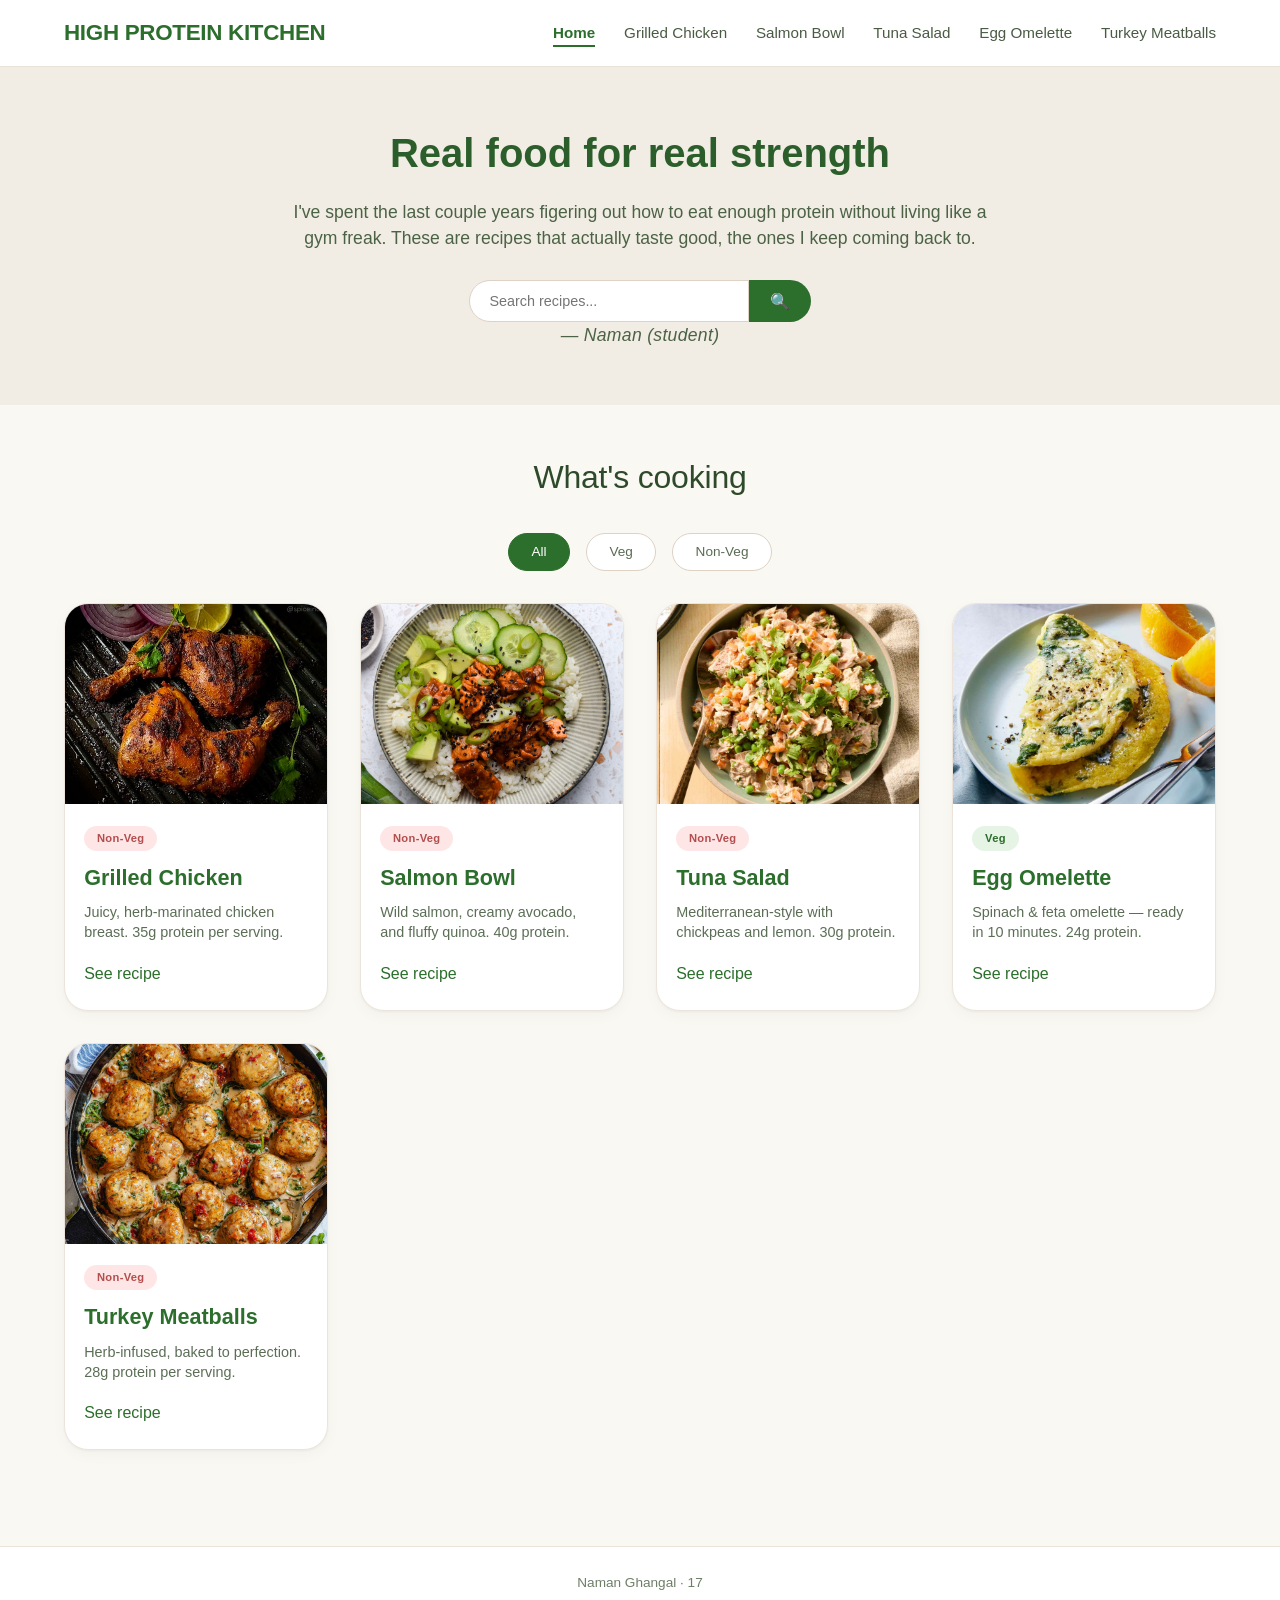
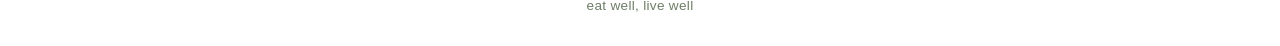
<file: index.html>
<!DOCTYPE html>
<html lang="en">
<head>
  <meta charset="UTF-8">
  <meta name="viewport" content="width=device-width, initial-scale=1.0">
  <title>High Protein Kitchen | Clean Recipes For Strength</title>
  <link rel="stylesheet" href="css/styles.css">
</head>
<body>

  <header class="site-header">
    <div class="container nav-container">
      <div class="logo">
        <a href="index.html">HIGH PROTEIN KITCHEN</a>
      </div>
      <nav class="navbar">
        <ul class="nav-links">
          <li><a href="index.html" class="active">Home</a></li>
          <li><a href="recipe1.html">Grilled Chicken</a></li>
          <li><a href="recipe2.html">Salmon Bowl</a></li>
          <li><a href="recipe3.html">Tuna Salad</a></li>
          <li><a href="recipe4.html">Egg Omelette</a></li>
          <li><a href="recipe5.html">Turkey Meatballs</a></li>
        </ul>
      </nav>
    </div>
  </header>

  <main>
    <section class="welcome-section">
      <div class="container">
        <h1>Real food for real strength</h1>
        <p>I've spent the last couple years figering out how to eat enough protein without living like a gym freak. These are recipes that actually taste good, the ones I keep coming back to.</p>
        
        <!-- Search Bar (UI Only) -->
        <div class="search-wrapper">
          <input type="text" placeholder="Search recipes..." class="search-input">
          <button class="search-btn">🔍</button>
        </div>
        
        <p class="signature-line">— Naman (student)</p>
      </div>
    </section>

    <section class="featured">
      <div class="container">
        <h2 class="section-title">What's cooking</h2>
        
        <!-- Category Filters (UI Only) -->
        <div class="filter-buttons">
          <span class="filter-btn active">All</span>
          <span class="filter-btn">Veg</span>
          <span class="filter-btn">Non-Veg</span>
        </div>
        
        <div class="recipe-grid">
          
          <article class="recipe-card">
            <div class="card-image">
              <img src="images/grilled-chicken.jpg" alt="Grilled chicken breast with herbs">
            </div>
            <div class="card-text">
              <span class="category-badge nonveg">Non-Veg</span>
              <h3>Grilled Chicken</h3>
              <p>Juicy, herb-marinated chicken breast. 35g protein per serving.</p>
              <a href="recipe1.html" class="card-link">See recipe</a>
            </div>
          </article>

          <article class="recipe-card">
            <div class="card-image">
              <img src="images/salmon-bowl.jpg" alt="Salmon bowl with avocado and quinoa">
            </div>
            <div class="card-text">
              <span class="category-badge nonveg">Non-Veg</span>
              <h3>Salmon Bowl</h3>
              <p>Wild salmon, creamy avocado, and fluffy quinoa. 40g protein.</p>
              <a href="recipe2.html" class="card-link">See recipe</a>
            </div>
          </article>

          <article class="recipe-card">
            <div class="card-image">
              <img src="images/tuna-salad.jpg" alt="Fresh tuna salad with chickpeas">
            </div>
            <div class="card-text">
              <span class="category-badge nonveg">Non-Veg</span>
              <h3>Tuna Salad</h3>
              <p>Mediterranean-style with chickpeas and lemon. 30g protein.</p>
              <a href="recipe3.html" class="card-link">See recipe</a>
            </div>
          </article>

          <article class="recipe-card">
            <div class="card-image">
              <img src="images/egg-omelette.jpg" alt="Fluffy omelette with spinach and feta">
            </div>
            <div class="card-text">
              <span class="category-badge veg">Veg</span>
              <h3>Egg Omelette</h3>
              <p>Spinach & feta omelette — ready in 10 minutes. 24g protein.</p>
              <a href="recipe4.html" class="card-link">See recipe</a>
            </div>
          </article>

          <article class="recipe-card">
            <div class="card-image">
              <img src="images/turkey-meatballs.jpg" alt="Baked turkey meatballs">
            </div>
            <div class="card-text">
              <span class="category-badge nonveg">Non-Veg</span>
              <h3>Turkey Meatballs</h3>
              <p>Herb-infused, baked to perfection. 28g protein per serving.</p>
              <a href="recipe5.html" class="card-link">See recipe</a>
            </div>
          </article>
        </div>
      </div>
    </section>
  </main>

  <footer class="site-footer">
    <div class="container">
      <p>Naman Ghangal · 17</p>
      <p class="footer-tag">eat well, live well</p>
    </div>
  </footer>

</body>
</html>
</file>
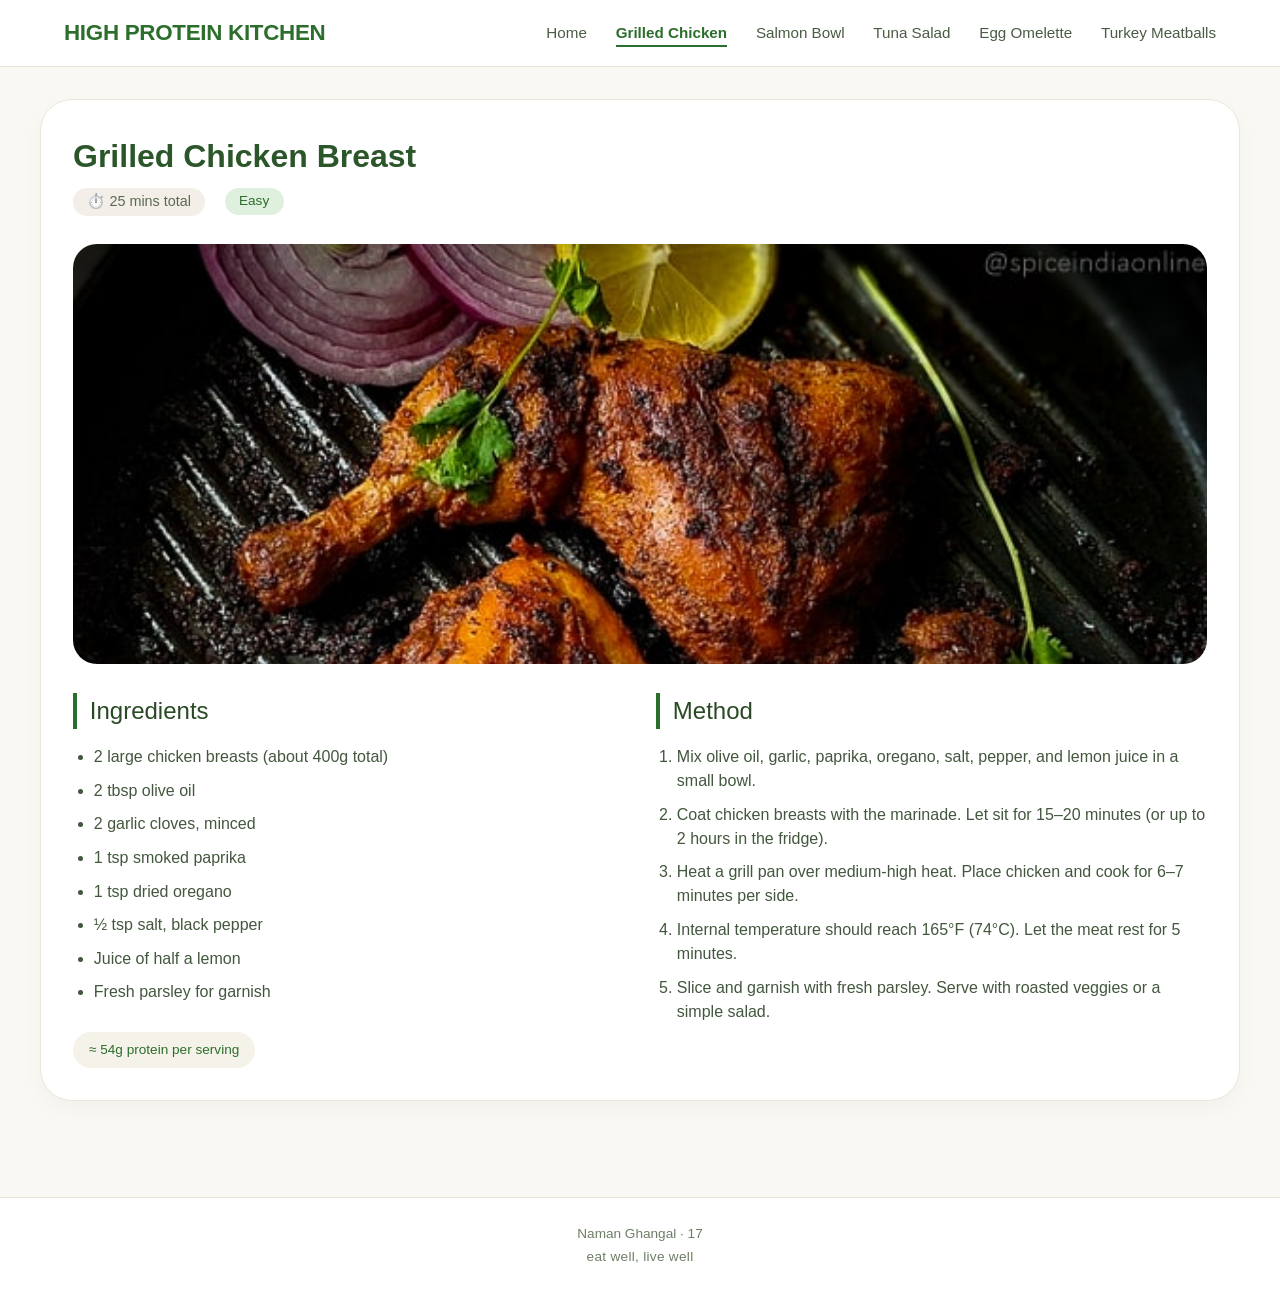
<file: recipe1.html>
<!DOCTYPE html>
<html lang="en">
<head>
  <meta charset="UTF-8">
  <meta name="viewport" content="width=device-width, initial-scale=1.0">
  <title>Grilled Chicken · High Protein Kitchen</title>
  <link rel="stylesheet" href="css/styles.css">
</head>
<body>

  <header class="site-header">
    <div class="container nav-container">
      <div class="logo">
        <a href="index.html">HIGH PROTEIN KITCHEN</a>
      </div>
      <nav class="navbar">
        <ul class="nav-links">
          <li><a href="index.html">Home</a></li>
          <li><a href="recipe1.html" class="active">Grilled Chicken</a></li>
          <li><a href="recipe2.html">Salmon Bowl</a></li>
          <li><a href="recipe3.html">Tuna Salad</a></li>
          <li><a href="recipe4.html">Egg Omelette</a></li>
          <li><a href="recipe5.html">Turkey Meatballs</a></li>
        </ul>
      </nav>
    </div>
  </header>

  <main class="recipe-page">
    <div class="container recipe-wrapper">
      
      <div class="recipe-head">
        <h1>Grilled Chicken Breast</h1>
        <div class="recipe-badge">
          <span class="time">⏱️ 25 mins total</span>
          <span class="difficulty easy">Easy</span>
        </div>
      </div>

      <div class="recipe-image-block">
        <img src="images/grilled-chicken.jpg" alt="Perfectly grilled chicken breast">
      </div>

      <div class="recipe-two-col">
        <div class="ingredients-box">
          <h2>Ingredients</h2>
          <ul>
            <li>2 large chicken breasts (about 400g total)</li>
            <li>2 tbsp olive oil</li>
            <li>2 garlic cloves, minced</li>
            <li>1 tsp smoked paprika</li>
            <li>1 tsp dried oregano</li>
            <li>½ tsp salt, black pepper</li>
            <li>Juice of half a lemon</li>
            <li>Fresh parsley for garnish</li>
          </ul>
          <p class="protein-note">≈ 54g protein per serving</p>
        </div>

        <div class="steps-box">
          <h2>Method</h2>
          <ol>
            <li>Mix olive oil, garlic, paprika, oregano, salt, pepper, and lemon juice in a small bowl.</li>
            <li>Coat chicken breasts with the marinade. Let sit for 15–20 minutes (or up to 2 hours in the fridge).</li>
            <li>Heat a grill pan over medium-high heat. Place chicken and cook for 6–7 minutes per side.</li>
            <li>Internal temperature should reach 165°F (74°C). Let the meat rest for 5 minutes.</li>
            <li>Slice and garnish with fresh parsley. Serve with roasted veggies or a simple salad.</li>
          </ol>
        </div>
      </div>
    </div>
  </main>

  <footer class="site-footer">
    <div class="container">
      <p>Naman Ghangal · 17</p>
      <p class="footer-tag">eat well, live well</p>
    </div>
  </footer>

</body>
</html>
</file>
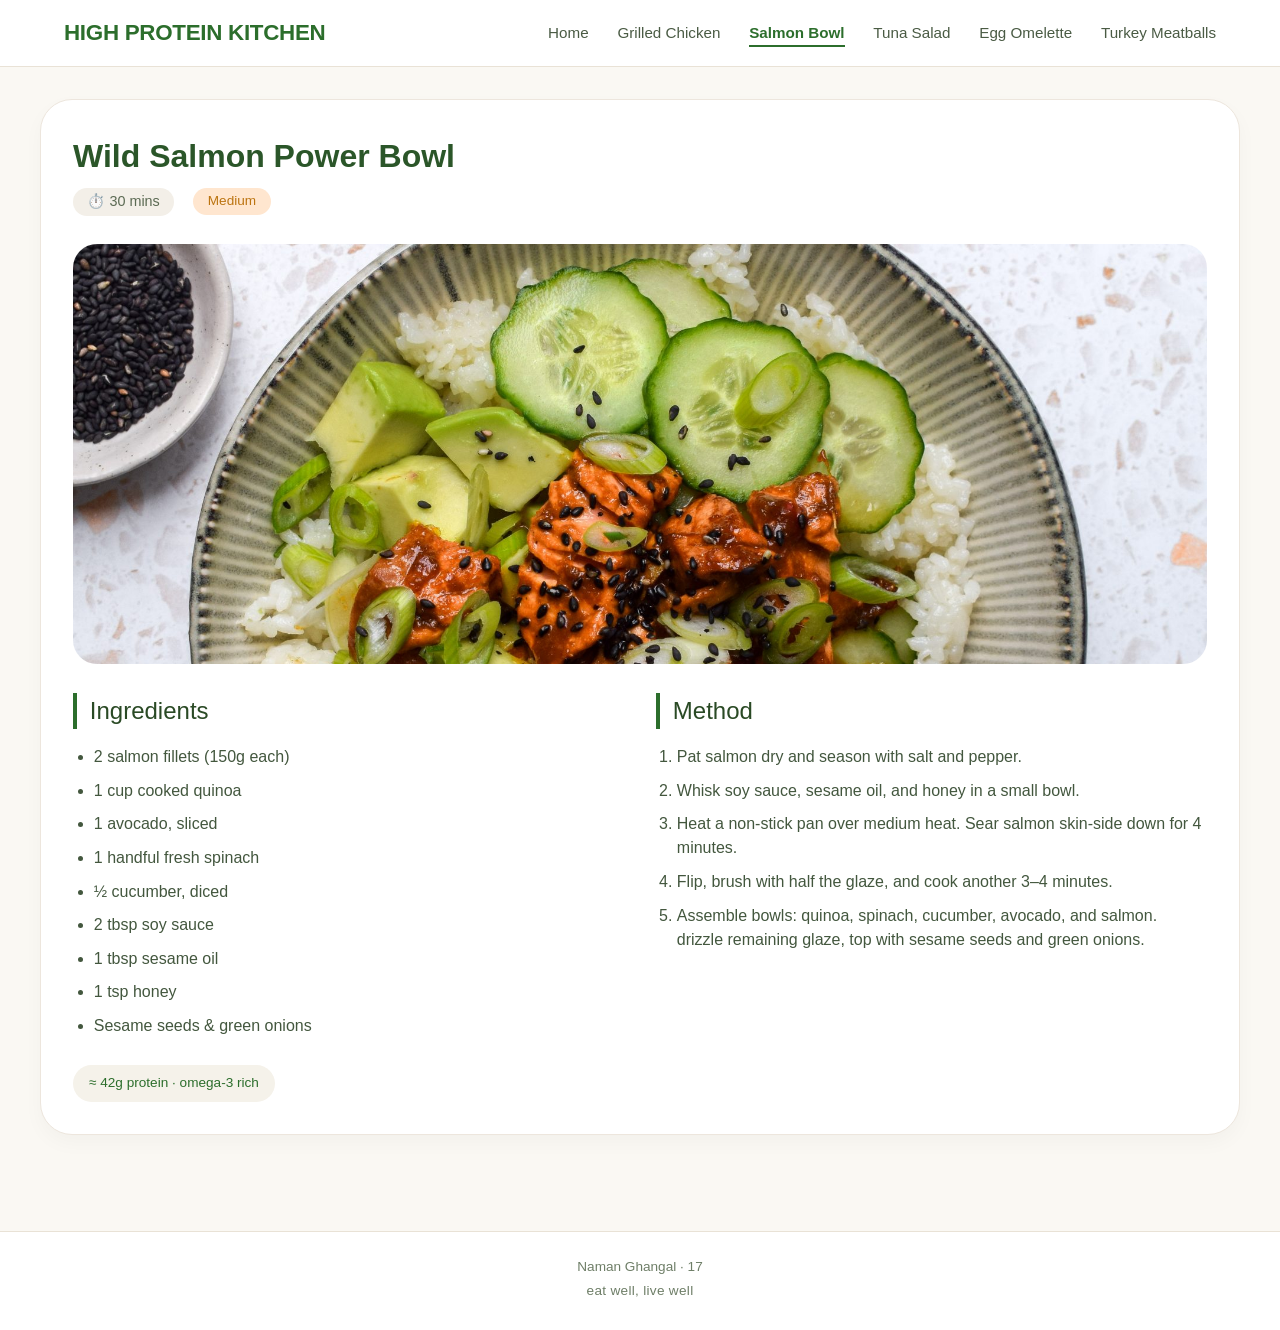
<file: recipe2.html>
<!DOCTYPE html>
<html lang="en">
<head>
  <meta charset="UTF-8">
  <meta name="viewport" content="width=device-width, initial-scale=1.0">
  <title>Salmon Bowl · High Protein Kitchen</title>
  <link rel="stylesheet" href="css/styles.css">
</head>
<body>

  <header class="site-header">
    <div class="container nav-container">
      <div class="logo">
        <a href="index.html">HIGH PROTEIN KITCHEN</a>
      </div>
      <nav class="navbar">
        <ul class="nav-links">
          <li><a href="index.html">Home</a></li>
          <li><a href="recipe1.html">Grilled Chicken</a></li>
          <li><a href="recipe2.html" class="active">Salmon Bowl</a></li>
          <li><a href="recipe3.html">Tuna Salad</a></li>
          <li><a href="recipe4.html">Egg Omelette</a></li>
          <li><a href="recipe5.html">Turkey Meatballs</a></li>
        </ul>
      </nav>
    </div>
  </header>

  <main class="recipe-page">
    <div class="container recipe-wrapper">
      
      <div class="recipe-head">
        <h1>Wild Salmon Power Bowl</h1>
        <div class="recipe-badge">
          <span class="time">⏱️ 30 mins</span>
          <span class="difficulty medium">Medium</span>
        </div>
      </div>

      <div class="recipe-image-block">
        <img src="images/salmon-bowl.jpg" alt="Salmon bowl with quinoa and avocado">
      </div>

      <div class="recipe-two-col">
        <div class="ingredients-box">
          <h2>Ingredients</h2>
          <ul>
            <li>2 salmon fillets (150g each)</li>
            <li>1 cup cooked quinoa</li>
            <li>1 avocado, sliced</li>
            <li>1 handful fresh spinach</li>
            <li>½ cucumber, diced</li>
            <li>2 tbsp soy sauce</li>
            <li>1 tbsp sesame oil</li>
            <li>1 tsp honey</li>
            <li>Sesame seeds & green onions</li>
          </ul>
          <p class="protein-note">≈ 42g protein · omega-3 rich</p>
        </div>

        <div class="steps-box">
          <h2>Method</h2>
          <ol>
            <li>Pat salmon dry and season with salt and pepper.</li>
            <li>Whisk soy sauce, sesame oil, and honey in a small bowl.</li>
            <li>Heat a non-stick pan over medium heat. Sear salmon skin-side down for 4 minutes.</li>
            <li>Flip, brush with half the glaze, and cook another 3–4 minutes.</li>
            <li>Assemble bowls: quinoa, spinach, cucumber, avocado, and salmon. drizzle remaining glaze, top with sesame seeds and green onions.</li>
          </ol>
        </div>
      </div>
    </div>
  </main>

  <footer class="site-footer">
    <div class="container">
      <p>Naman Ghangal · 17</p>
      <p class="footer-tag">eat well, live well</p>
    </div>
  </footer>

</body>
</html>
</file>
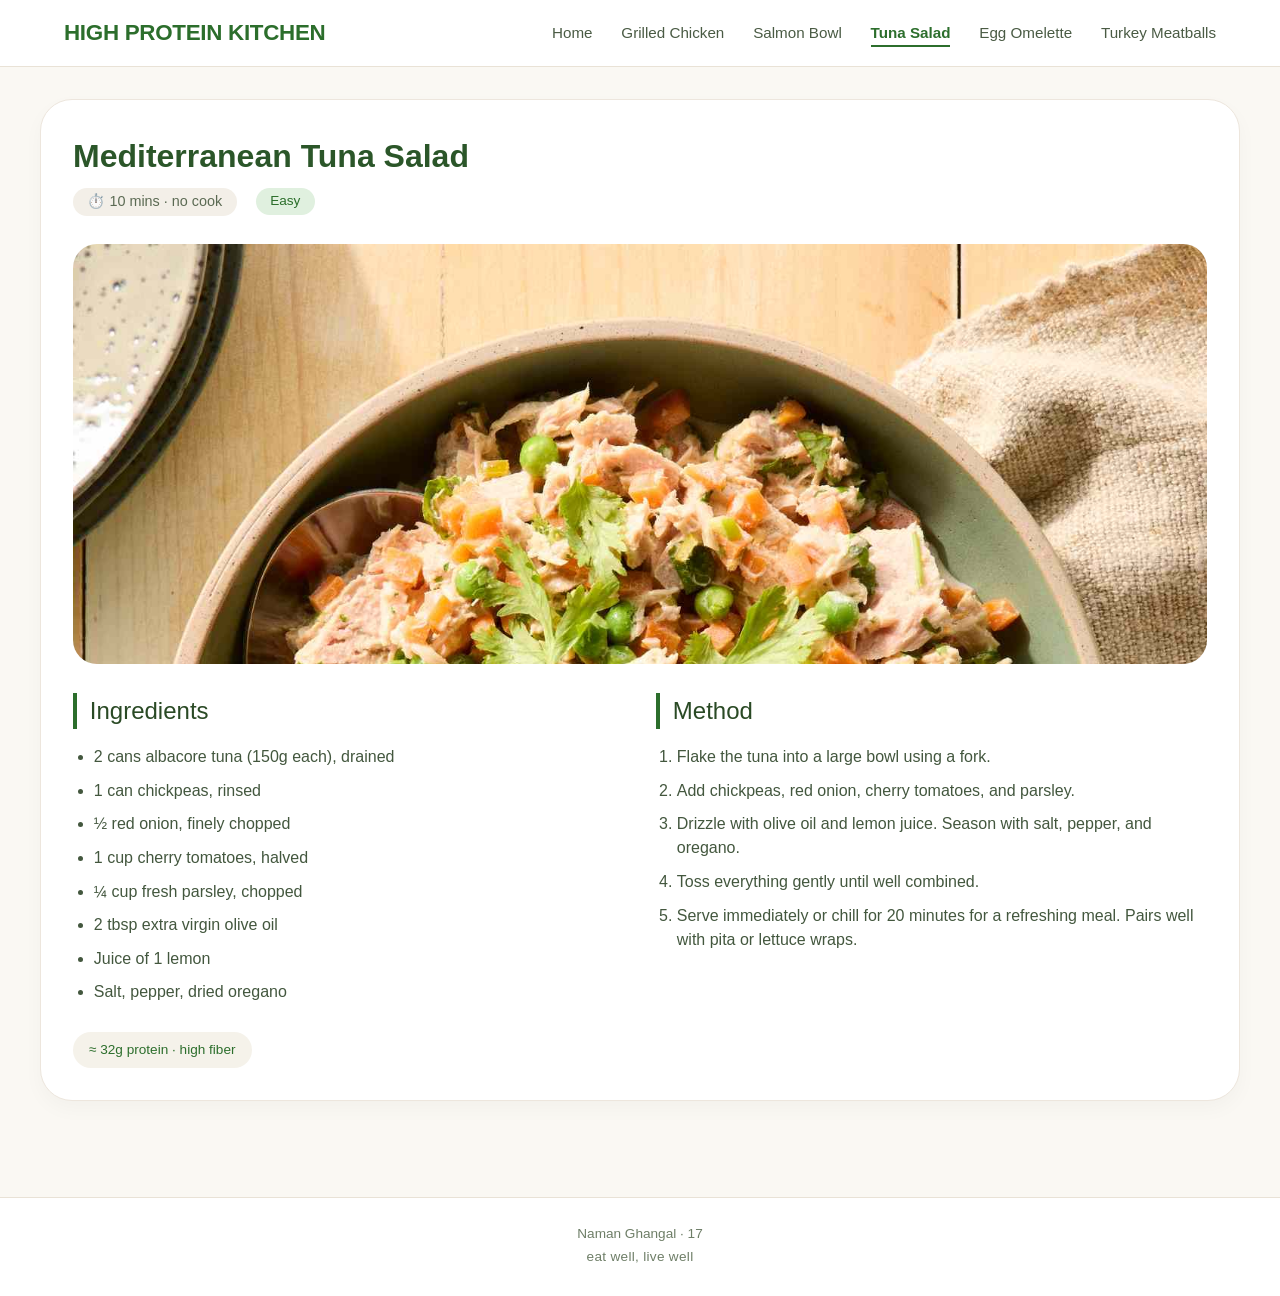
<file: recipe3.html>
<!DOCTYPE html>
<html lang="en">
<head>
  <meta charset="UTF-8">
  <meta name="viewport" content="width=device-width, initial-scale=1.0">
  <title>Tuna Salad · High Protein Kitchen</title>
  <link rel="stylesheet" href="css/styles.css">
</head>
<body>

  <header class="site-header">
    <div class="container nav-container">
      <div class="logo">
        <a href="index.html">HIGH PROTEIN KITCHEN</a>
      </div>
      <nav class="navbar">
        <ul class="nav-links">
          <li><a href="index.html">Home</a></li>
          <li><a href="recipe1.html">Grilled Chicken</a></li>
          <li><a href="recipe2.html">Salmon Bowl</a></li>
          <li><a href="recipe3.html" class="active">Tuna Salad</a></li>
          <li><a href="recipe4.html">Egg Omelette</a></li>
          <li><a href="recipe5.html">Turkey Meatballs</a></li>
        </ul>
      </nav>
    </div>
  </header>

  <main class="recipe-page">
    <div class="container recipe-wrapper">
      
      <div class="recipe-head">
        <h1>Mediterranean Tuna Salad</h1>
        <div class="recipe-badge">
          <span class="time">⏱️ 10 mins · no cook</span>
          <span class="difficulty easy">Easy</span>
        </div>
      </div>

      <div class="recipe-image-block">
        <img src="images/tuna-salad.jpg" alt="Tuna salad with chickpeas and fresh herbs">
      </div>

      <div class="recipe-two-col">
        <div class="ingredients-box">
          <h2>Ingredients</h2>
          <ul>
            <li>2 cans albacore tuna (150g each), drained</li>
            <li>1 can chickpeas, rinsed</li>
            <li>½ red onion, finely chopped</li>
            <li>1 cup cherry tomatoes, halved</li>
            <li>¼ cup fresh parsley, chopped</li>
            <li>2 tbsp extra virgin olive oil</li>
            <li>Juice of 1 lemon</li>
            <li>Salt, pepper, dried oregano</li>
          </ul>
          <p class="protein-note">≈ 32g protein · high fiber</p>
        </div>

        <div class="steps-box">
          <h2>Method</h2>
          <ol>
            <li>Flake the tuna into a large bowl using a fork.</li>
            <li>Add chickpeas, red onion, cherry tomatoes, and parsley.</li>
            <li>Drizzle with olive oil and lemon juice. Season with salt, pepper, and oregano.</li>
            <li>Toss everything gently until well combined.</li>
            <li>Serve immediately or chill for 20 minutes for a refreshing meal. Pairs well with pita or lettuce wraps.</li>
          </ol>
        </div>
      </div>
    </div>
  </main>

  <footer class="site-footer">
    <div class="container">
      <p>Naman Ghangal · 17</p>
      <p class="footer-tag">eat well, live well</p>
    </div>
  </footer>

</body>
</html>
</file>
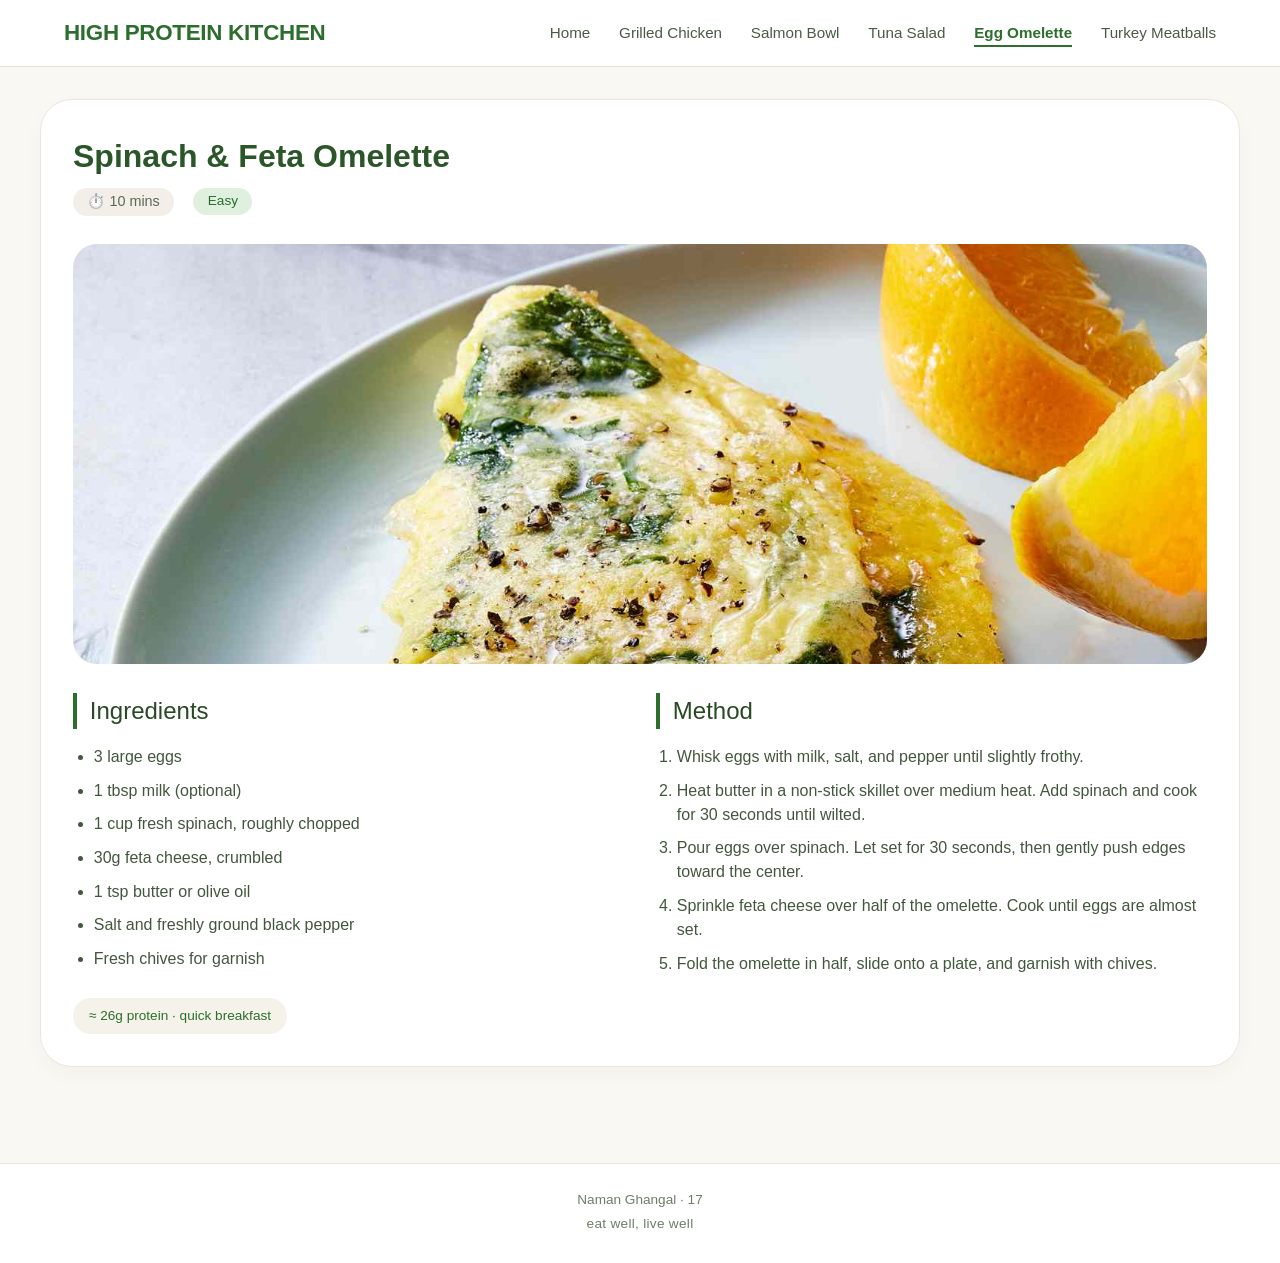
<file: recipe4.html>
<!DOCTYPE html>
<html lang="en">
<head>
  <meta charset="UTF-8">
  <meta name="viewport" content="width=device-width, initial-scale=1.0">
  <title>Egg Omelette · High Protein Kitchen</title>
  <link rel="stylesheet" href="css/styles.css">
</head>
<body>

  <header class="site-header">
    <div class="container nav-container">
      <div class="logo">
        <a href="index.html">HIGH PROTEIN KITCHEN</a>
      </div>
      <nav class="navbar">
        <ul class="nav-links">
          <li><a href="index.html">Home</a></li>
          <li><a href="recipe1.html">Grilled Chicken</a></li>
          <li><a href="recipe2.html">Salmon Bowl</a></li>
          <li><a href="recipe3.html">Tuna Salad</a></li>
          <li><a href="recipe4.html" class="active">Egg Omelette</a></li>
          <li><a href="recipe5.html">Turkey Meatballs</a></li>
        </ul>
      </nav>
    </div>
  </header>

  <main class="recipe-page">
    <div class="container recipe-wrapper">
      
      <div class="recipe-head">
        <h1>Spinach & Feta Omelette</h1>
        <div class="recipe-badge">
          <span class="time">⏱️ 10 mins</span>
          <span class="difficulty easy">Easy</span>
        </div>
      </div>

      <div class="recipe-image-block">
        <img src="images/egg-omelette.jpg" alt="Fluffy omelette with spinach and crumbled feta">
      </div>

      <div class="recipe-two-col">
        <div class="ingredients-box">
          <h2>Ingredients</h2>
          <ul>
            <li>3 large eggs</li>
            <li>1 tbsp milk (optional)</li>
            <li>1 cup fresh spinach, roughly chopped</li>
            <li>30g feta cheese, crumbled</li>
            <li>1 tsp butter or olive oil</li>
            <li>Salt and freshly ground black pepper</li>
            <li>Fresh chives for garnish</li>
          </ul>
          <p class="protein-note">≈ 26g protein · quick breakfast</p>
        </div>

        <div class="steps-box">
          <h2>Method</h2>
          <ol>
            <li>Whisk eggs with milk, salt, and pepper until slightly frothy.</li>
            <li>Heat butter in a non-stick skillet over medium heat. Add spinach and cook for 30 seconds until wilted.</li>
            <li>Pour eggs over spinach. Let set for 30 seconds, then gently push edges toward the center.</li>
            <li>Sprinkle feta cheese over half of the omelette. Cook until eggs are almost set.</li>
            <li>Fold the omelette in half, slide onto a plate, and garnish with chives.</li>
          </ol>
        </div>
      </div>
    </div>
  </main>

  <footer class="site-footer">
    <div class="container">
      <p>Naman Ghangal · 17</p>
      <p class="footer-tag">eat well, live well</p>
    </div>
  </footer>

</body>
</html>
</file>
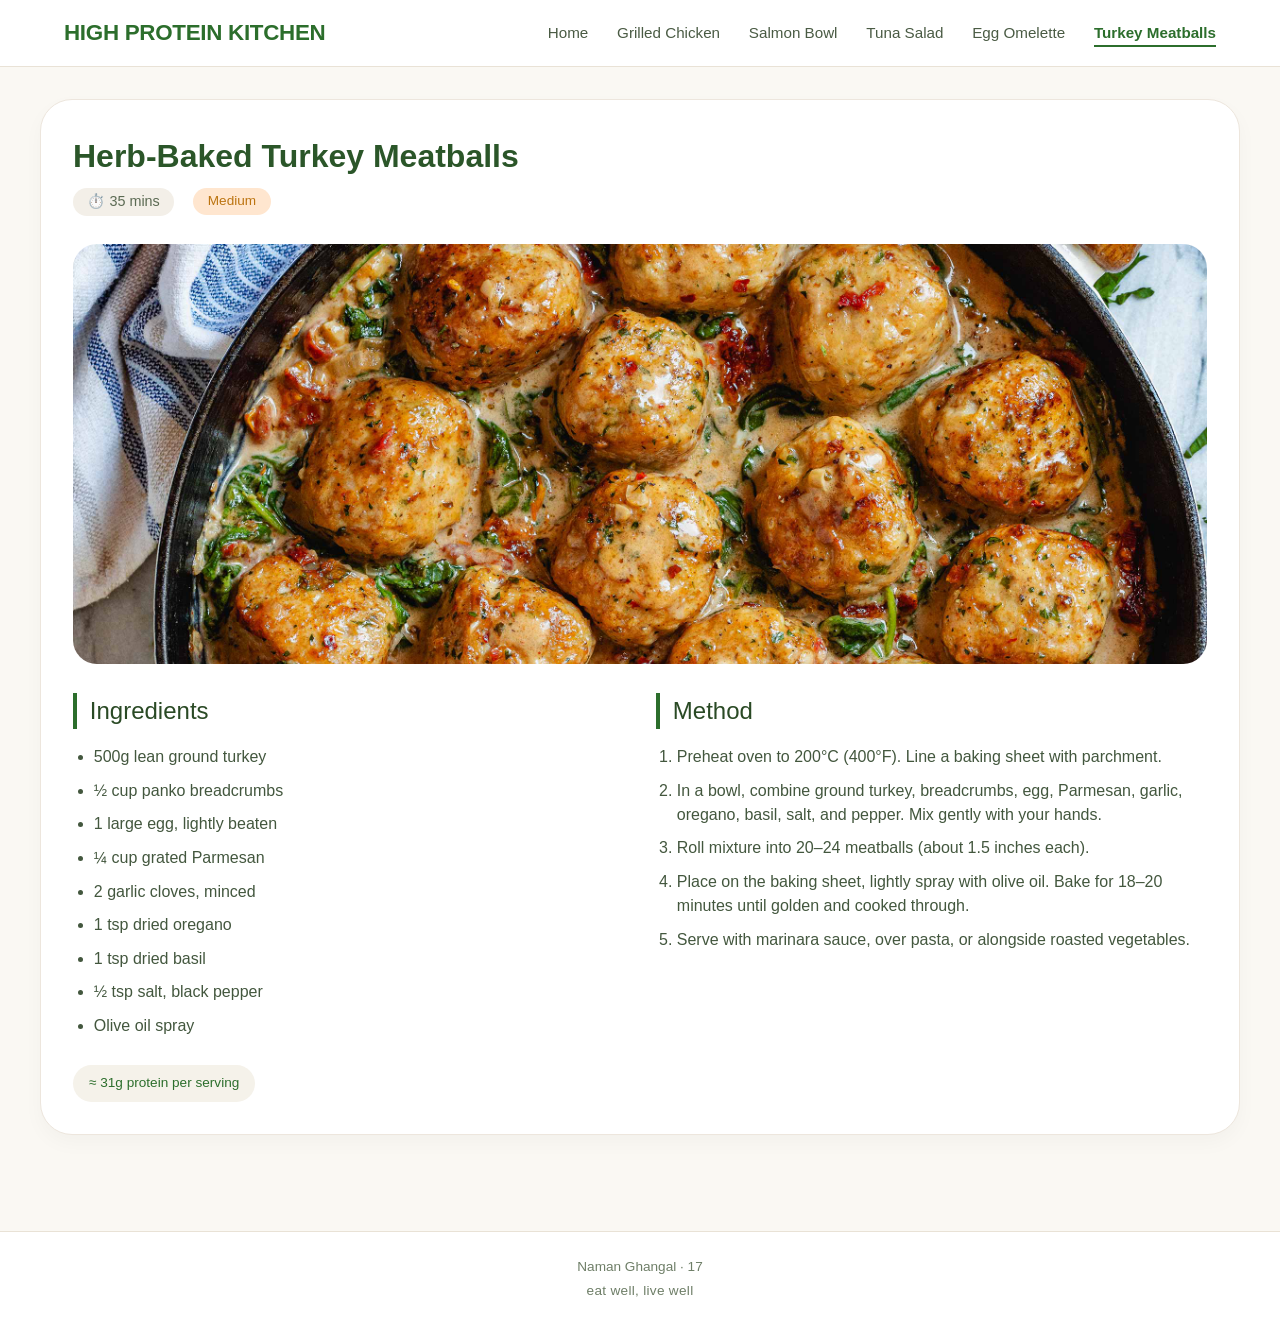
<file: recipe5.html>
<!DOCTYPE html>
<html lang="en">
<head>
  <meta charset="UTF-8">
  <meta name="viewport" content="width=device-width, initial-scale=1.0">
  <title>Turkey Meatballs · High Protein Kitchen</title>
  <link rel="stylesheet" href="css/styles.css">
</head>
<body>

  <header class="site-header">
    <div class="container nav-container">
      <div class="logo">
        <a href="index.html">HIGH PROTEIN KITCHEN</a>
      </div>
      <nav class="navbar">
        <ul class="nav-links">
          <li><a href="index.html">Home</a></li>
          <li><a href="recipe1.html">Grilled Chicken</a></li>
          <li><a href="recipe2.html">Salmon Bowl</a></li>
          <li><a href="recipe3.html">Tuna Salad</a></li>
          <li><a href="recipe4.html">Egg Omelette</a></li>
          <li><a href="recipe5.html" class="active">Turkey Meatballs</a></li>
        </ul>
      </nav>
    </div>
  </header>

  <main class="recipe-page">
    <div class="container recipe-wrapper">
      
      <div class="recipe-head">
        <h1>Herb-Baked Turkey Meatballs</h1>
        <div class="recipe-badge">
          <span class="time">⏱️ 35 mins</span>
          <span class="difficulty medium">Medium</span>
        </div>
      </div>

      <div class="recipe-image-block">
        <img src="images/turkey-meatballs.jpg" alt="Golden brown turkey meatballs">
      </div>

      <div class="recipe-two-col">
        <div class="ingredients-box">
          <h2>Ingredients</h2>
          <ul>
            <li>500g lean ground turkey</li>
            <li>½ cup panko breadcrumbs</li>
            <li>1 large egg, lightly beaten</li>
            <li>¼ cup grated Parmesan</li>
            <li>2 garlic cloves, minced</li>
            <li>1 tsp dried oregano</li>
            <li>1 tsp dried basil</li>
            <li>½ tsp salt, black pepper</li>
            <li>Olive oil spray</li>
          </ul>
          <p class="protein-note">≈ 31g protein per serving</p>
        </div>

        <div class="steps-box">
          <h2>Method</h2>
          <ol>
            <li>Preheat oven to 200°C (400°F). Line a baking sheet with parchment.</li>
            <li>In a bowl, combine ground turkey, breadcrumbs, egg, Parmesan, garlic, oregano, basil, salt, and pepper. Mix gently with your hands.</li>
            <li>Roll mixture into 20–24 meatballs (about 1.5 inches each).</li>
            <li>Place on the baking sheet, lightly spray with olive oil. Bake for 18–20 minutes until golden and cooked through.</li>
            <li>Serve with marinara sauce, over pasta, or alongside roasted vegetables.</li>
          </ol>
        </div>
      </div>
    </div>
  </main>

  <footer class="site-footer">
    <div class="container">
      <p>Naman Ghangal · 17</p>
      <p class="footer-tag">eat well, live well</p>
    </div>
  </footer>

</body>
</html>
</file>
<file: css/styles.css>
/* ------------------------------------------------------------
base & reset
------------------------------------------------------------ */
* {
  margin: 0;
  padding: 0;
  box-sizing: border-box;
}

body {
  font-family: -apple-system, BlinkMacSystemFont, "Segoe UI", Roboto, Helvetica, Arial, sans-serif;
  background: #faf8f3;
  color: #2d3e2b;
  line-height: 1.5;
  display: flex;
  flex-direction: column;
  min-height: 100vh;
}

main {
  flex: 1;
}

.container {
  max-width: 1200px;
  margin: 0 auto;
  padding: 0 1.5rem;
}

/* ------------------------------------------------------------
header + navigation
------------------------------------------------------------ */
.site-header {
  background: #ffffff;
  border-bottom: 1px solid #e9e2d6;
  padding: 1rem 0;
  position: sticky;
  top: 0;
  z-index: 10;
  background-color: rgba(255, 255, 255, 0.96);
  backdrop-filter: blur(4px);
}

.nav-container {
  display: flex;
  justify-content: space-between;
  align-items: center;
  flex-wrap: wrap;
  gap: 1rem;
}

.logo a {
  font-size: 1.4rem;
  font-weight: 700;
  letter-spacing: -0.3px;
  color: #2c6e2c;
  text-decoration: none;
  transition: color 0.2s;
}

.logo a:hover {
  color: #1e4f1e;
}

.nav-links {
  display: flex;
  gap: 1.8rem;
  list-style: none;
  flex-wrap: wrap;
}

.nav-links a {
  text-decoration: none;
  font-weight: 500;
  color: #4a5b44;
  font-size: 0.95rem;
  padding-bottom: 0.25rem;
  border-bottom: 2px solid transparent;
  transition: 0.2s;
}

.nav-links a:hover {
  border-bottom-color: #2c6e2c;
  color: #2c6e2c;
}

.nav-links a.active {
  border-bottom-color: #2c6e2c;
  color: #2c6e2c;
  font-weight: 600;
}

/* ------------------------------------------------------------
welcome section 
------------------------------------------------------------ */
.welcome-section {
  background: #f1ede4;
  padding: 3.5rem 0;
  text-align: center;
  margin-bottom: 2rem;
}

.welcome-section h1 {
  font-size: 2.5rem;
  font-weight: 600;
  color: #2b5e2b;
  margin-bottom: 1rem;
}

.welcome-section p {
  max-width: 720px;
  margin: 0 auto;
  font-size: 1.1rem;
  color: #4c6245;
}

.signature-line {
  margin-top: 1rem;
  font-size: 0.9rem;
  font-style: italic;
  color: #7e8e74;
  letter-spacing: 0.3px;
}

/* ------------------------------------------------------------
search bar 
------------------------------------------------------------ */
.search-wrapper {
  display: flex;
  justify-content: center;
  margin-top: 1.8rem;
}

.search-input {
  padding: 0.75rem 1.2rem;
  border: 1px solid #ddd2c4;
  border-radius: 40px 0 0 40px;
  width: 280px;
  font-size: 0.9rem;
  background: white;
  outline: none;
  transition: all 0.2s ease;
  font-family: inherit;
}

.search-input:focus {
  border-color: #2c6e2c;
  box-shadow: 0 0 0 2px rgba(44, 110, 44, 0.1);
}

.search-btn {
  background: #2c6e2c;
  border: none;
  padding: 0 1.3rem;
  border-radius: 0 40px 40px 0;
  cursor: pointer;
  font-size: 1rem;
  transition: all 0.2s ease;
  color: white;
}

.search-btn:hover {
  background: #1e551e;
  transform: scale(1.02);
}

/* ------------------------------------------------------------
filter buttons 
------------------------------------------------------------ */
.filter-buttons {
  display: flex;
  justify-content: center;
  gap: 1rem;
  margin-bottom: 2rem;
  flex-wrap: wrap;
}

.filter-btn {
  padding: 0.5rem 1.4rem;
  background: white;
  border: 1px solid #ddd2c4;
  border-radius: 40px;
  cursor: pointer;
  font-size: 0.85rem;
  font-weight: 500;
  transition: all 0.2s ease;
  color: #5a6b53;
}

.filter-btn:hover {
  background: #2c6e2c;
  color: white;
  border-color: #2c6e2c;
  transform: translateY(-1px);
}

.filter-btn.active {
  background: #2c6e2c;
  color: white;
  border-color: #2c6e2c;
}

/* ------------------------------------------------------------
recipe categories badges
------------------------------------------------------------ */
.category-badge {
  display: inline-block;
  font-size: 0.7rem;
  font-weight: 600;
  padding: 0.25rem 0.8rem;
  border-radius: 20px;
  margin-bottom: 0.7rem;
  letter-spacing: 0.3px;
  transition: transform 0.2s ease;
}

.category-badge:hover {
  transform: scale(1.05);
}

.category-badge.veg {
  background: #e6f4e6;
  color: #2b6e2b;
}

.category-badge.nonveg {
  background: #ffe6e6;
  color: #b34e4e;
}

.category-badge.dessert {
  background: #fff0db;
  color: #c96f0e;
}

/* ------------------------------------------------------------
featured recipes 
------------------------------------------------------------ */
.featured {
  padding: 1rem 0 3rem;
}

.section-title {
  font-size: 2rem;
  font-weight: 500;
  text-align: center;
  margin-bottom: 2rem;
  color: #2e4a2a;
  letter-spacing: -0.2px;
}

.recipe-grid {
  display: grid;
  grid-template-columns: repeat(auto-fill, minmax(260px, 1fr));
  gap: 2rem;
}


@keyframes fadeIn {
  from {
    opacity: 0;
    transform: translateY(20px);
  }
  to {
    opacity: 1;
    transform: translateY(0);
  }
}

.recipe-card {
  background: white;
  border-radius: 1.5rem;
  overflow: hidden;
  box-shadow: 0 5px 15px rgba(0, 0, 0, 0.03), 0 1px 3px rgba(0, 0, 0, 0.05);
  transition: all 0.3s ease;
  border: 1px solid #ece4db;
  animation: fadeIn 0.5s ease-out forwards;
  opacity: 0;
}

.recipe-card:nth-child(1) { animation-delay: 0.05s; }
.recipe-card:nth-child(2) { animation-delay: 0.12s; }
.recipe-card:nth-child(3) { animation-delay: 0.19s; }
.recipe-card:nth-child(4) { animation-delay: 0.26s; }
.recipe-card:nth-child(5) { animation-delay: 0.33s; }

.recipe-card:hover {
  transform: translateY(-6px);
  box-shadow: 0 20px 30px -12px rgba(0, 0, 0, 0.12), 0 0 0 1px rgba(44, 110, 44, 0.08);
}

.card-image {
  width: 100%;
  height: 200px;
  background: #ddd5c9;
  overflow: hidden;
}

.card-image img {
  width: 100%;
  height: 100%;
  object-fit: cover;
  transition: transform 0.4s ease;
}

.recipe-card:hover .card-image img {
  transform: scale(1.03);
}

.card-text {
  padding: 1.3rem 1.2rem 1.5rem;
}

.card-text h3 {
  font-size: 1.35rem;
  font-weight: 600;
  margin-bottom: 0.5rem;
  color: #2c6e2c;
}

.card-text p {
  font-size: 0.9rem;
  color: #5b6e55;
  margin-bottom: 1.2rem;
  line-height: 1.4;
}


.card-link {
  display: inline-block;
  font-weight: 500;
  color: #2c6e2c;
  text-decoration: none;
  transition: 0.2s ease;
  position: relative;
}

.card-link::after {
  content: '→';
  position: absolute;
  opacity: 0;
  margin-left: 0;
  transition: 0.2s ease;
}

.card-link:hover {
  color: #1d511d;
}

.card-link:hover::after {
  opacity: 1;
  margin-left: 6px;
  position: relative;
  display: inline-block;
}

/* ------------------------------------------------------------
recipe page styling
------------------------------------------------------------ */
.recipe-page {
  padding: 2rem 0 3rem;
}

.recipe-wrapper {
  background: white;
  border-radius: 2rem;
  padding: 2rem;
  box-shadow: 0 8px 20px rgba(0, 0, 0, 0.03);
  border: 1px solid #ede6dd;
  animation: fadeIn 0.4s ease-out;
}

.recipe-head {
  margin-bottom: 1.5rem;
}

.recipe-head h1 {
  font-size: 2rem;
  font-weight: 600;
  color: #2b5629;
  margin-bottom: 0.5rem;
}

.recipe-badge {
  display: flex;
  gap: 1.2rem;
  flex-wrap: wrap;
  align-items: center;
}

.time {
  font-size: 0.9rem;
  background: #f3efe8;
  padding: 0.2rem 0.9rem;
  border-radius: 30px;
  color: #5b6a53;
}

.difficulty {
  font-size: 0.85rem;
  padding: 0.2rem 0.9rem;
  border-radius: 30px;
  font-weight: 500;
}

.difficulty.easy {
  background: #e0f0df;
  color: #2b6e2b;
}

.difficulty.medium {
  background: #ffe6cf;
  color: #bc7410;
}

.recipe-image-block {
  margin: 1.8rem 0;
  border-radius: 1.5rem;
  overflow: hidden;
  max-height: 420px;
}

.recipe-image-block img {
  width: 100%;
  height: auto;
  display: block;
  object-fit: cover;
  transition: transform 0.3s ease;
}

.recipe-image-block:hover img {
  transform: scale(1.01);
}

.recipe-two-col {
  display: flex;
  flex-wrap: wrap;
  gap: 2rem;
  margin-top: 1rem;
}

.ingredients-box,
.steps-box {
  flex: 1;
  min-width: 250px;
}

.ingredients-box h2,
.steps-box h2 {
  font-size: 1.5rem;
  font-weight: 500;
  margin-bottom: 1rem;
  border-left: 4px solid #2c6e2c;
  padding-left: 0.8rem;
  color: #2a4a25;
}

.ingredients-box ul,
.steps-box ol {
  padding-left: 1.3rem;
  margin-bottom: 1.2rem;
}

.ingredients-box li,
.steps-box li {
  margin-bottom: 0.6rem;
  color: #43573e;
  line-height: 1.5;
}

.protein-note {
  background: #f5f2ea;
  padding: 0.5rem 1rem;
  border-radius: 40px;
  font-size: 0.85rem;
  display: inline-block;
  margin-top: 0.5rem;
  font-weight: 500;
  color: #2c6e2c;
}

/* ------------------------------------------------------------
footer
------------------------------------------------------------ */
.site-footer {
  background: #ffffff;
  border-top: 1px solid #e9e2d6;
  padding: 1.6rem 0;
  text-align: center;
  margin-top: 3rem;
}

.site-footer p {
  color: #6e7e67;
  font-size: 0.85rem;
  margin-bottom: 0.2rem;
}

.footer-tag {
  font-size: 0.75rem;
  letter-spacing: 0.3px;
  color: #9cae92;
}

/* ------------------------------------------------------------
responsiveness 
------------------------------------------------------------ */
@media (max-width: 780px) {
  .nav-container {
    flex-direction: column;
    text-align: center;
  }
  
  .nav-links {
    justify-content: center;
    gap: 1.2rem;
  }
  
  .welcome-section h1 {
    font-size: 2rem;
  }
  
  .welcome-section p {
    font-size: 1rem;
    padding: 0 1rem;
  }
  
  .search-input {
    width: 220px;
  }
  
  .recipe-grid {
    gap: 1.5rem;
  }
  
  .recipe-wrapper {
    padding: 1.5rem;
  }
  
  .recipe-head h1 {
    font-size: 1.7rem;
  }
  
  .recipe-two-col {
    flex-direction: column;
    gap: 1.5rem;
  }
  
  .filter-buttons {
    gap: 0.7rem;
  }
  
  .filter-btn {
    padding: 0.4rem 1rem;
    font-size: 0.8rem;
  }
}

@media (max-width: 500px) {
  .container {
    padding: 0 1.2rem;
  }
  
  .nav-links {
    gap: 0.9rem;
    font-size: 0.85rem;
  }
  
  .logo a {
    font-size: 1.2rem;
  }
  
  .welcome-section {
    padding: 2rem 0;
  }
  
  .search-wrapper {
    margin-top: 1.2rem;
  }
  
  .search-input {
    width: 180px;
    padding: 0.6rem 1rem;
  }
  
  .search-btn {
    padding: 0 1rem;
  }
  
  .card-text h3 {
    font-size: 1.2rem;
  }
  
  .section-title {
    font-size: 1.6rem;
  }
  
  .filter-buttons {
    gap: 0.5rem;
  }
  
  .filter-btn {
    padding: 0.3rem 0.8rem;
    font-size: 0.75rem;
  }
}
</file>
